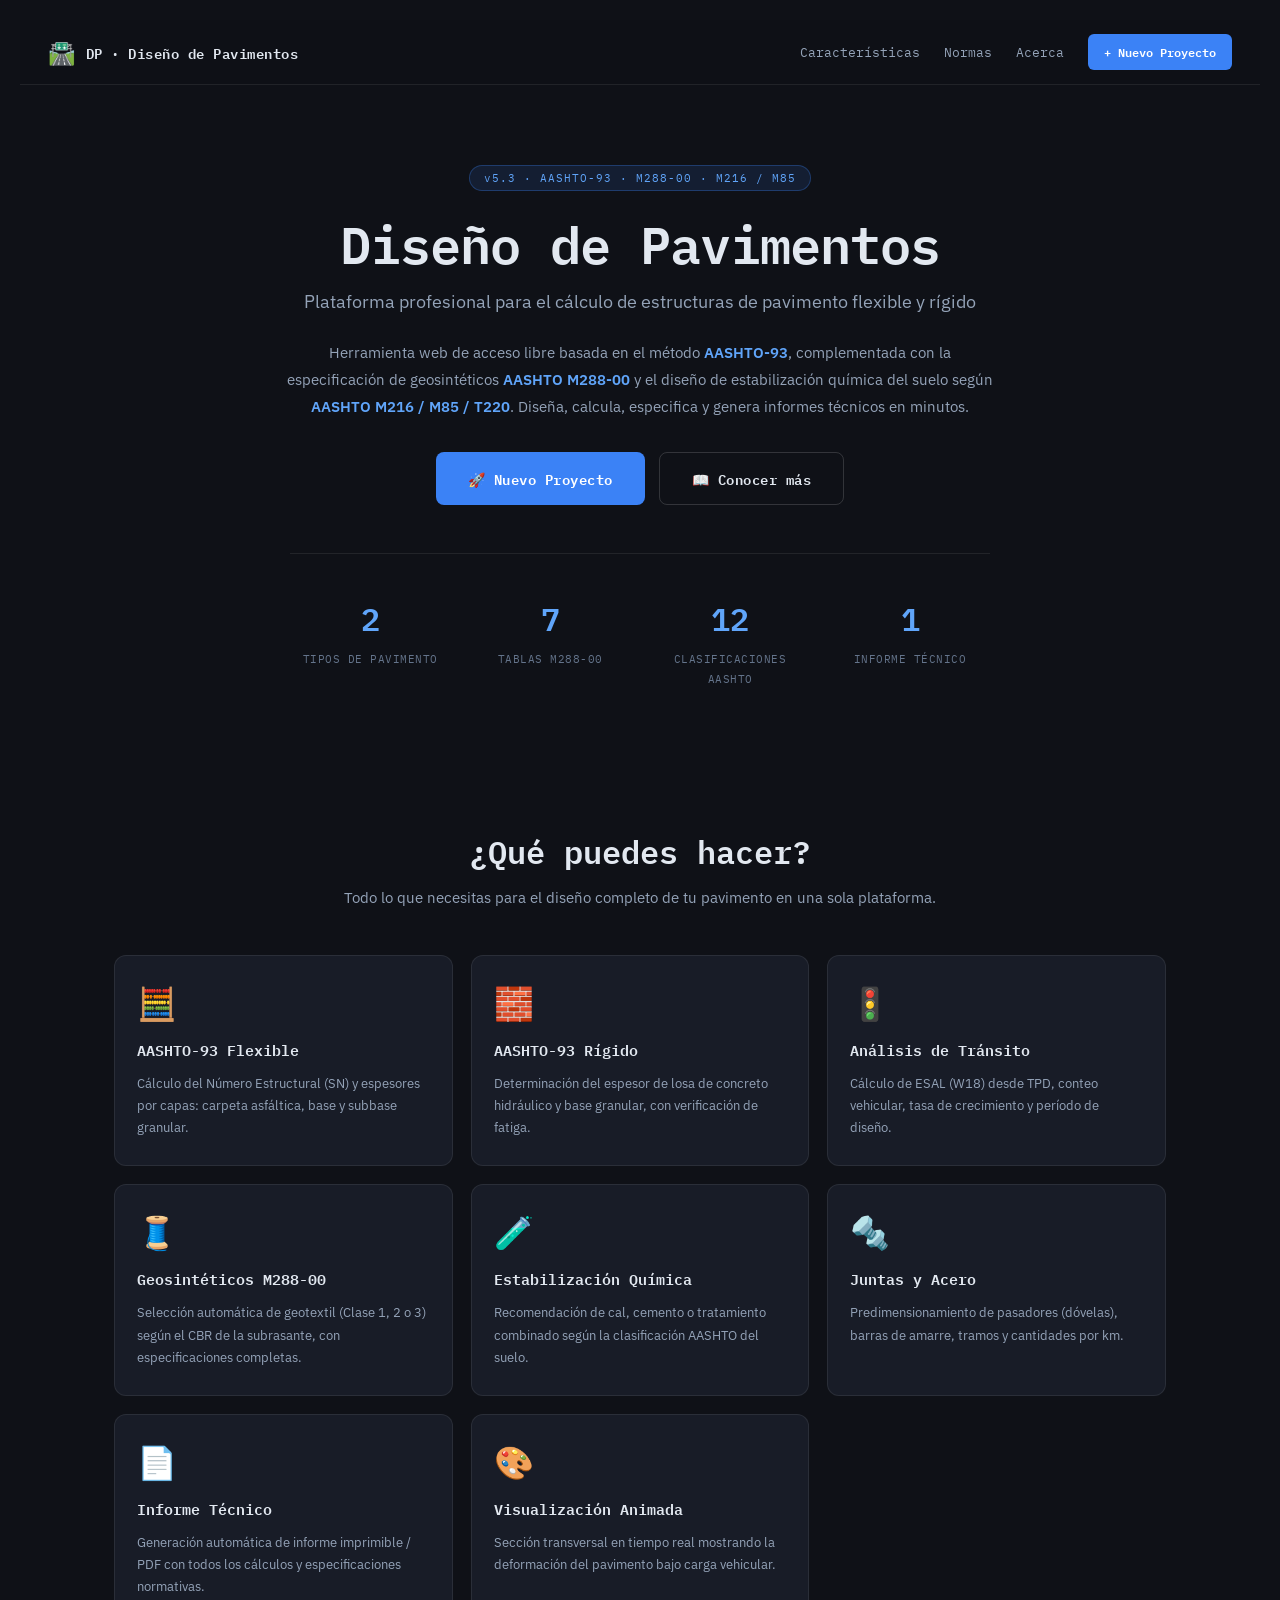
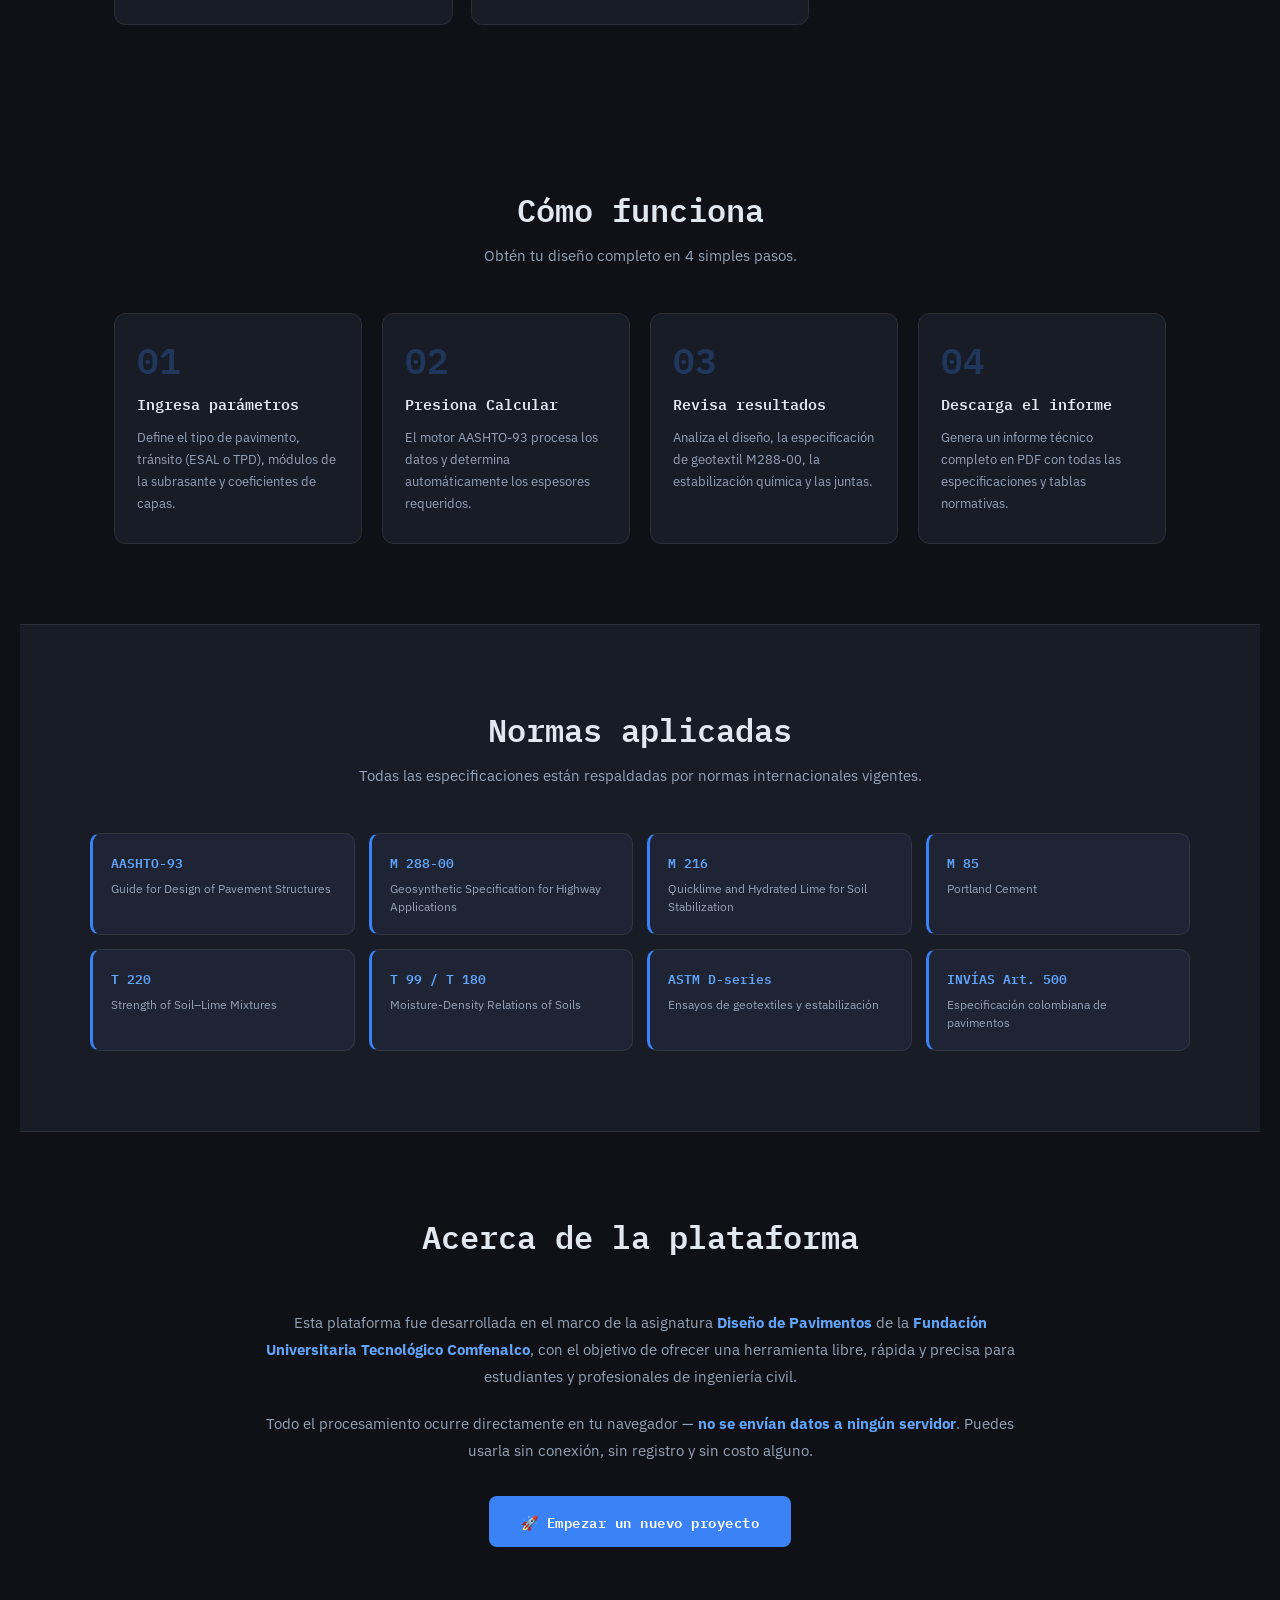
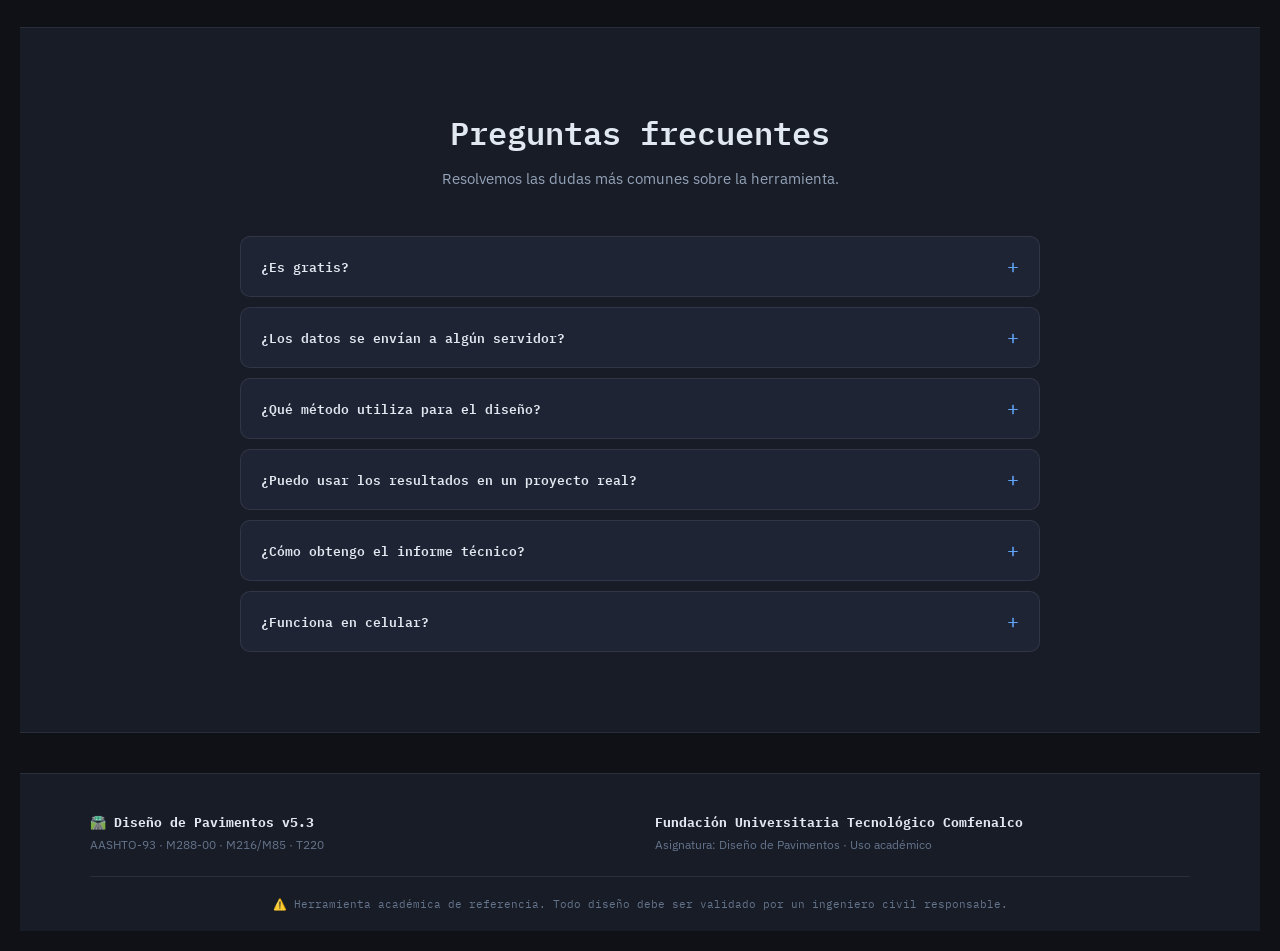
<file: index.html>
<!DOCTYPE html>
<html lang="es">
<head>
<meta charset="UTF-8">
<meta name="viewport" content="width=device-width, initial-scale=1.0">
<title>Diseño de Pavimentos AASHTO-93 · M288-00 · Estabilización Química</title>
<meta name="description" content="Plataforma online gratuita para el diseño de pavimentos flexibles y rígidos por el método AASHTO-93, con especificación de geosintéticos AASHTO M288-00 y estabilización química de suelos.">
<meta name="author" content="Fundación Universitaria Tecnológico Comfenalco">
<meta name="keywords" content="AASHTO-93, pavimento flexible, pavimento rígido, ESAL, M288-00, geotextil, estabilización química, cal, cemento, juntas, dóvelas, amarres, ingeniería civil">
<meta property="og:title" content="Diseño de Pavimentos AASHTO-93 — Plataforma Online">
<meta property="og:description" content="Calcula pavimentos flexibles y rígidos con AASHTO-93, geotextiles M288-00 y estabilización química.">
<meta property="og:type" content="website">
<link rel="icon" href="data:image/svg+xml,<svg xmlns=%22http://www.w3.org/2000/svg%22 viewBox=%220 0 100 100%22><text y=%22.9em%22 font-size=%2290%22>🛣️</text></svg>">
<link rel="stylesheet" href="estilos.css">
</head>
<body>

<!-- ================= LANDING ================= -->
<div id="landing">

  <nav class="nav">
    <a href="#" class="nav-logo" onclick="volverHome();return false;">
      <span class="logo-icon">🛣️</span>
      <span class="logo-text">DP · Diseño de Pavimentos</span>
    </a>
    <div class="nav-links">
      <a href="#features">Características</a>
      <a href="#normas">Normas</a>
      <a href="#acerca">Acerca</a>
      <button class="nav-cta" onclick="nuevoProyecto()">+ Nuevo Proyecto</button>
    </div>
  </nav>

  <section class="hero">
    <div class="hero-badge">v5.3 · AASHTO-93 · M288-00 · M216 / M85</div>
    <h1>Diseño de Pavimentos</h1>
    <h2>Plataforma profesional para el cálculo de estructuras de pavimento flexible y rígido</h2>
    <p>
      Herramienta web de acceso libre basada en el método <strong>AASHTO-93</strong>, complementada con la
      especificación de geosintéticos <strong>AASHTO M288-00</strong> y el diseño de estabilización
      química del suelo según <strong>AASHTO M216 / M85 / T220</strong>. Diseña, calcula, especifica y
      genera informes técnicos en minutos.
    </p>
    <div class="hero-buttons">
      <button class="btn-primary" onclick="nuevoProyecto()">🚀 Nuevo Proyecto</button>
      <a href="#features" class="btn-secondary">📖 Conocer más</a>
    </div>
    <div class="hero-stats">
      <div><strong>2</strong><span>Tipos de pavimento</span></div>
      <div><strong>7</strong><span>Tablas M288-00</span></div>
      <div><strong>12</strong><span>Clasificaciones AASHTO</span></div>
      <div><strong>1</strong><span>Informe técnico</span></div>
    </div>
  </section>

  <section id="features" class="section">
    <div class="section-header">
      <h2>¿Qué puedes hacer?</h2>
      <p>Todo lo que necesitas para el diseño completo de tu pavimento en una sola plataforma.</p>
    </div>
    <div class="features-grid">
      <div class="feature-card">
        <div class="feature-icon">🧮</div>
        <h3>AASHTO-93 Flexible</h3>
        <p>Cálculo del Número Estructural (SN) y espesores por capas: carpeta asfáltica, base y subbase granular.</p>
      </div>
      <div class="feature-card">
        <div class="feature-icon">🧱</div>
        <h3>AASHTO-93 Rígido</h3>
        <p>Determinación del espesor de losa de concreto hidráulico y base granular, con verificación de fatiga.</p>
      </div>
      <div class="feature-card">
        <div class="feature-icon">🚦</div>
        <h3>Análisis de Tránsito</h3>
        <p>Cálculo de ESAL (W18) desde TPD, conteo vehicular, tasa de crecimiento y período de diseño.</p>
      </div>
      <div class="feature-card">
        <div class="feature-icon">🧵</div>
        <h3>Geosintéticos M288-00</h3>
        <p>Selección automática de geotextil (Clase 1, 2 o 3) según el CBR de la subrasante, con especificaciones completas.</p>
      </div>
      <div class="feature-card">
        <div class="feature-icon">🧪</div>
        <h3>Estabilización Química</h3>
        <p>Recomendación de cal, cemento o tratamiento combinado según la clasificación AASHTO del suelo.</p>
      </div>
      <div class="feature-card">
        <div class="feature-icon">🔩</div>
        <h3>Juntas y Acero</h3>
        <p>Predimensionamiento de pasadores (dóvelas), barras de amarre, tramos y cantidades por km.</p>
      </div>
      <div class="feature-card">
        <div class="feature-icon">📄</div>
        <h3>Informe Técnico</h3>
        <p>Generación automática de informe imprimible / PDF con todos los cálculos y especificaciones normativas.</p>
      </div>
      <div class="feature-card">
        <div class="feature-icon">🎨</div>
        <h3>Visualización Animada</h3>
        <p>Sección transversal en tiempo real mostrando la deformación del pavimento bajo carga vehicular.</p>
      </div>
    </div>
  </section>
    <section id="como-funciona" class="section">
    <div class="section-header">
      <h2>Cómo funciona</h2>
      <p>Obtén tu diseño completo en 4 simples pasos.</p>
    </div>
    <div class="steps-grid">
      <div class="step-card">
        <div class="step-num">01</div>
        <h3>Ingresa parámetros</h3>
        <p>Define el tipo de pavimento, tránsito (ESAL o TPD), módulos de la subrasante y coeficientes de capas.</p>
      </div>
      <div class="step-card">
        <div class="step-num">02</div>
        <h3>Presiona Calcular</h3>
        <p>El motor AASHTO-93 procesa los datos y determina automáticamente los espesores requeridos.</p>
      </div>
      <div class="step-card">
        <div class="step-num">03</div>
        <h3>Revisa resultados</h3>
        <p>Analiza el diseño, la especificación de geotextil M288-00, la estabilización química y las juntas.</p>
      </div>
      <div class="step-card">
        <div class="step-num">04</div>
        <h3>Descarga el informe</h3>
        <p>Genera un informe técnico completo en PDF con todas las especificaciones y tablas normativas.</p>
      </div>
    </div>
  </section>

  <section id="normas" class="section section-alt">
    <div class="section-header">
      <h2>Normas aplicadas</h2>
      <p>Todas las especificaciones están respaldadas por normas internacionales vigentes.</p>
    </div>
    <div class="normas-grid">
      <div class="norma-card"><div class="norma-code">AASHTO-93</div><div class="norma-desc">Guide for Design of Pavement Structures</div></div>
      <div class="norma-card"><div class="norma-code">M 288-00</div><div class="norma-desc">Geosynthetic Specification for Highway Applications</div></div>
      <div class="norma-card"><div class="norma-code">M 216</div><div class="norma-desc">Quicklime and Hydrated Lime for Soil Stabilization</div></div>
      <div class="norma-card"><div class="norma-code">M 85</div><div class="norma-desc">Portland Cement</div></div>
      <div class="norma-card"><div class="norma-code">T 220</div><div class="norma-desc">Strength of Soil–Lime Mixtures</div></div>
      <div class="norma-card"><div class="norma-code">T 99 / T 180</div><div class="norma-desc">Moisture-Density Relations of Soils</div></div>
      <div class="norma-card"><div class="norma-code">ASTM D-series</div><div class="norma-desc">Ensayos de geotextiles y estabilización</div></div>
      <div class="norma-card"><div class="norma-code">INVÍAS Art. 500</div><div class="norma-desc">Especificación colombiana de pavimentos</div></div>
    </div>
  </section>

  <section id="acerca" class="section">
    <div class="section-header">
      <h2>Acerca de la plataforma</h2>
    </div>
    <div class="about-content">
      <p>
        Esta plataforma fue desarrollada en el marco de la asignatura <strong>Diseño de Pavimentos</strong>
        de la <strong>Fundación Universitaria Tecnológico Comfenalco</strong>, con el objetivo de
        ofrecer una herramienta libre, rápida y precisa para estudiantes y profesionales de ingeniería civil.
      </p>
      <p>
        Todo el procesamiento ocurre directamente en tu navegador — <strong>no se envían datos a ningún servidor</strong>.
        Puedes usarla sin conexión, sin registro y sin costo alguno.
      </p>
      <div class="about-actions">
        <button class="btn-primary" onclick="nuevoProyecto()">🚀 Empezar un nuevo proyecto</button>
      </div>
    </div>
  </section>
    <section class="section section-alt">
    <div class="section-header">
      <h2>Preguntas frecuentes</h2>
      <p>Resolvemos las dudas más comunes sobre la herramienta.</p>
    </div>
    <div class="faq-grid">
      <details class="faq-item">
        <summary>¿Es gratis?</summary>
        <p>Sí. La plataforma es de acceso libre y gratuito. No requiere registro, no tiene publicidad y no almacena datos personales.</p>
      </details>
      <details class="faq-item">
        <summary>¿Los datos se envían a algún servidor?</summary>
        <p>No. Todo el procesamiento se realiza directamente en tu navegador. Tus datos nunca salen de tu computadora.</p>
      </details>
      <details class="faq-item">
        <summary>¿Qué método utiliza para el diseño?</summary>
        <p>El método AASHTO-93 (Guide for Design of Pavement Structures, 1993) para pavimentos flexibles y rígidos, complementado con AASHTO M288-00, M216 y M85.</p>
      </details>
      <details class="faq-item">
        <summary>¿Puedo usar los resultados en un proyecto real?</summary>
        <p>La herramienta es de referencia académica. Todo diseño debe ser verificado y validado por un ingeniero civil responsable antes de su aplicación en obra.</p>
      </details>
      <details class="faq-item">
        <summary>¿Cómo obtengo el informe técnico?</summary>
        <p>Después de calcular, pulsa el botón <strong>📄 Informe Técnico</strong>. Se abre en una nueva pestaña y puedes imprimirlo o guardarlo como PDF.</p>
      </details>
      <details class="faq-item">
        <summary>¿Funciona en celular?</summary>
        <p>Sí, la plataforma es completamente responsive y funciona en computadoras, tablets y smartphones modernos.</p>
      </details>
    </div>
  </section>

  <footer class="footer">
    <div class="footer-content">
      <div>
        <strong>🛣️ Diseño de Pavimentos v5.3</strong>
        <p>AASHTO-93 · M288-00 · M216/M85 · T220</p>
      </div>
      <div>
        <strong>Fundación Universitaria Tecnológico Comfenalco</strong>
        <p>Asignatura: Diseño de Pavimentos · Uso académico</p>
      </div>
    </div>
    <div class="footer-bottom">
      ⚠️ Herramienta académica de referencia. Todo diseño debe ser validado por un ingeniero civil responsable.
    </div>
  </footer>

</div>

<!-- ================= CALCULADORA ================= -->
<div id="calculadora" style="display:none;">

  <div class="calc-topbar">
    <button class="calc-back" onclick="volverHome()">← Inicio</button>
    <div class="calc-title">🧮 Diseño de Pavimento — AASHTO-93</div>
    <button class="calc-new" onclick="nuevoProyecto()">+ Nuevo</button>
  </div>

  <div id="app" style="display:block;">
    <div class="app-header">
      <div>
        <div class="app-title">AASHTO-93 — DISEÑO DE PAVIMENTO</div>
        <div class="app-subtitle">Flexible &amp; Rígido · M288-00 · Estabilización Química · v5.3</div>
      </div>
      <div class="tipo-badge" id="hdr-tipo">FLEXIBLE</div>
    </div>

    <div id="cv-wrap">
      <canvas id="cv" width="900" height="260"></canvas>
    </div>

    <div class="menu-bar">
      <button class="mbtn active" id="btn-flex" onclick="setTipo('flexible')">Flexible</button>
      <button class="mbtn" id="btn-rig" onclick="setTipo('rigido')">Rígido</button>
      <button class="mbtn" onclick="togglePanel('params-panel')">⚙ Parámetros</button>
      <button class="mbtn calc" onclick="calcular()">▶ Calcular</button>
      <button class="mbtn" onclick="togglePanel('results-panel')">≡ Resultados</button>
      <button class="mbtn" onclick="togglePanel('juntas-panel')">🔩 Juntas y Acero</button>
      <button class="mbtn" onclick="togglePanel('m288-panel')">🧵 Geotextiles M288</button>
      <button class="mbtn" onclick="togglePanel('quimica-panel')">🧪 Estabilización Química</button>
      <button class="mbtn informe" onclick="generarInforme()">📄 Informe Técnico</button>
      <button class="mbtn" onclick="ejemploFlex()">Ejemplo flex.</button>
      <button class="mbtn" onclick="ejemploRig()">Ejemplo ríg.</button>
    </div>

    <div class="status-bar"><span id="status-txt">AASHTO-93 v5.3 · M288-00 · Seleccione tipo y presione Calcular</span></div>

    <div class="panel" id="params-panel">
      <h3 id="params-title">Parámetros – flexible</h3>
      <div class="param-group">
        <div class="group-title">Método de tránsito</div>
        <div class="transito-method">
          <button class="mbtn active" id="metodo-esal" onclick="setMetodo('esal')">ESAL (W18)</button>
          <button class="mbtn" id="metodo-transito" onclick="setMetodo('transito')">Tránsito (TPD → ESAL)</button>
        </div>
      </div>
      <div id="params-grid"></div>
      <div id="transito-params" style="display:none;" class="param-group">
        <div class="group-title">Parámetros de tránsito y conteo vehicular</div>
        <div class="param-grid" id="transito-grid"></div>
        <div style="margin-top:12px;">
          <div class="group-title" style="margin-bottom:4px;">Conteo vehicular comercial (TPD)</div>
          <div class="vehiculos-grid" id="vehiculos-grid"></div>
          <div style="margin-top:8px;font-size:10px;color:var(--text3);font-family:var(--mono);">
            <span id="total-vehiculos">Total vehículos comerciales: 0</span>
          </div>
        </div>
      </div>
      <div class="formula-box" id="formula-box"></div>
    </div>

    <div class="panel" id="results-panel">
      <h3 id="res-title">Resultados del diseño</h3>
      <div class="res-grid" id="res-grid"></div>
      <table class="capas-table" id="capas-table"></table>
      <div id="sugerencia-resultado" style="margin-top:16px;"></div>
    </div>

    <div class="panel" id="juntas-panel">
      <h3>Juntas, Pasadores (Dóvelas) y Barras de Amarre — Pavimento Rígido</h3>
      <div class="jn-actions"><button class="mbtn" onclick="descargarJuntasPNG()">⬇ Descargar imagen (PNG)</button></div>
      <canvas id="jn-cv" width="2000" height="1432"></canvas>
      <div id="jn-content" style="margin-top:14px;"></div>
    </div>

    <div class="panel" id="m288-panel">
      <h3>Especificación de Geosintéticos — AASHTO M288-00</h3>
      <div id="m288-content"></div>
    </div>

    <div class="panel" id="quimica-panel">
      <h3>Estabilización Química del Suelo — AASHTO M216 / M85 / T220</h3>
      <div id="quimica-content"></div>
    </div>

    <div class="app-footer">
      AASHTO Guide for Design of Pavement Structures (1993) · AASHTO M288-00 · AASHTO M216 · AASHTO M85 · ASTM D-series · Solo uso académico
    </div>
  </div>

</div>

<script src="app.js"></script>
</body>
</html>
</file>
<file: estilos.css>
@import url('https://fonts.googleapis.com/css2?family=IBM+Plex+Mono:wght@400;600&family=IBM+Plex+Sans:wght@400;500;600;700&display=swap');

:root{
  --bg:#0f1117; --bg2:#181c27; --bg3:#1f2435;
  --border:rgba(255,255,255,0.08); --border2:rgba(255,255,255,0.15);
  --accent:#3b82f6; --accent2:#60a5fa; --green:#22c55e; --amber:#f59e0b;
  --red:#ef4444; --purple:#a855f7;
  --text:#e2e8f0; --text2:#94a3b8; --text3:#64748b;
  --mono:'IBM Plex Mono',monospace; --sans:'IBM Plex Sans',sans-serif;
}
*{box-sizing:border-box;margin:0;padding:0}
body{font-family:var(--sans);background:var(--bg);color:var(--text);min-height:100vh;padding:20px}
#app{max-width:1100px;margin:0 auto}

#lock-screen,#portada{position:fixed;top:0;left:0;width:100%;height:100%;background:var(--bg);display:flex;align-items:center;justify-content:center;z-index:2000;transition:opacity .8s ease,visibility .8s ease}
#portada{z-index:1000}
#lock-screen.hidden,#portada.hidden{opacity:0;visibility:hidden;pointer-events:none}
.lock-box,.portada-box{max-width:560px;text-align:center;padding:40px 30px;border:1px solid var(--border2);border-radius:16px;background:var(--bg2);box-shadow:0 20px 60px rgba(0,0,0,0.6)}
.lock-box .icon{font-size:48px;margin-bottom:12px}
.lock-box h2{font-family:var(--mono);font-size:20px;font-weight:600;margin-bottom:6px}
.lock-box .sub{font-family:var(--mono);font-size:12px;color:var(--text3);margin-bottom:20px}
.lock-input{width:100%;padding:12px 16px;background:var(--bg3);border:1px solid var(--border2);color:var(--text);font-family:var(--mono);font-size:16px;border-radius:8px;outline:none;text-align:center;letter-spacing:4px;margin-bottom:12px}
.lock-input:focus{border-color:var(--accent)}
.lock-msg{font-family:var(--mono);font-size:11px;color:var(--red);min-height:20px;margin-bottom:12px}
.lock-msg.ok{color:var(--green)}
.btn-unlock,.btn-entrar{font-family:var(--mono);font-size:14px;font-weight:600;padding:12px 40px;background:var(--accent);color:#fff;border:none;border-radius:8px;cursor:pointer;transition:background .3s;width:100%}
.btn-unlock:hover,.btn-entrar:hover{background:var(--accent2)}
.hint{font-family:var(--mono);font-size:10px;color:var(--text3);margin-top:12px}
.hint span{color:var(--accent2);cursor:pointer}
.hint span:hover{text-decoration:underline}
.portada-box .logo{font-family:var(--mono);font-size:14px;color:var(--accent2);letter-spacing:2px;margin-bottom:8px}
.portada-box h1{font-family:var(--mono);font-size:26px;font-weight:600;margin-bottom:6px}
.portada-box .sub{font-family:var(--mono);font-size:13px;color:var(--text3);margin-bottom:24px}
.portada-box .vers{font-family:var(--mono);font-size:11px;color:var(--text3);background:var(--bg3);padding:4px 12px;border-radius:4px;display:inline-block;margin-bottom:20px}
.portada-box .desc{font-size:13px;color:var(--text2);line-height:1.7;margin-bottom:24px;text-align:left;padding:0 10px}
.portada-box .desc strong{color:var(--accent2)}

.app-header{display:flex;align-items:center;justify-content:space-between;padding:14px 20px;background:var(--bg2);border:1px solid var(--border);border-radius:12px 12px 0 0;border-bottom:none}
.app-title{font-family:var(--mono);font-size:13px;font-weight:600;color:var(--accent2);letter-spacing:.5px}
.app-subtitle{font-size:11px;color:var(--text3);font-family:var(--mono)}
.tipo-badge{font-family:var(--mono);font-size:11px;font-weight:600;padding:4px 10px;border-radius:4px;background:rgba(59,130,246,0.15);color:var(--accent2);border:1px solid rgba(59,130,246,0.3);letter-spacing:1px}

#cv-wrap{background:#1a2a3a;border-left:1px solid var(--border);border-right:1px solid var(--border);overflow:hidden}
#cv{display:block;width:100%;height:auto}

.menu-bar{display:flex;flex-wrap:wrap;gap:6px;padding:10px 14px;background:var(--bg2);border:1px solid var(--border);border-top:none;border-bottom:none}
.mbtn{font-family:var(--mono);font-size:10px;font-weight:600;padding:6px 12px;border:1px solid var(--border2);background:var(--bg3);color:var(--text2);border-radius:6px;cursor:pointer;transition:all .15s;letter-spacing:.3px}
.mbtn:hover{background:rgba(59,130,246,0.12);color:var(--accent2);border-color:rgba(59,130,246,0.4)}
.mbtn.active{background:rgba(59,130,246,0.2);color:var(--accent2);border-color:var(--accent)}
.mbtn.calc{background:rgba(34,197,94,0.12);color:var(--green);border-color:rgba(34,197,94,0.4)}
.mbtn.calc:hover{background:rgba(34,197,94,0.22)}
.mbtn.informe{background:rgba(168,85,247,0.12);color:#c084fc;border-color:rgba(168,85,247,0.4)}
.mbtn.informe:hover{background:rgba(168,85,247,0.22)}

.status-bar{padding:6px 16px;background:var(--bg2);border:1px solid var(--border);border-top:1px solid var(--border);border-bottom:none;font-family:var(--mono);font-size:11px;color:var(--text3)}
.status-bar .ok{color:var(--green)} .status-bar .err{color:var(--red)} .status-bar .info{color:var(--accent2)}

.panel{background:var(--bg2);border:1px solid var(--border);border-top:none;padding:18px 20px;display:none}
.panel:last-child{border-radius:0 0 12px 12px}
.panel h3{font-family:var(--mono);font-size:11px;font-weight:600;color:var(--text3);text-transform:uppercase;letter-spacing:1px;margin-bottom:14px}

.param-grid{display:grid;grid-template-columns:repeat(auto-fill,minmax(190px,1fr));gap:10px}
.param-row{display:flex;flex-direction:column;gap:4px}
.param-row label{font-size:10px;color:var(--text3);font-family:var(--mono)}
.param-row input,.param-row select{background:var(--bg3);border:1px solid var(--border2);color:var(--text);font-family:var(--mono);font-size:12px;padding:6px 8px;border-radius:6px;outline:none;transition:border-color .15s}
.param-row input:focus,.param-row select:focus{border-color:var(--accent)}

.res-grid{display:grid;grid-template-columns:repeat(auto-fill,minmax(140px,1fr));gap:10px;margin-bottom:20px}
.res-card{background:var(--bg3);border:1px solid var(--border);border-radius:8px;padding:10px 12px}
.res-card .lbl{font-family:var(--mono);font-size:9px;color:var(--text3);margin-bottom:4px}
.res-card .val{font-family:var(--mono);font-size:17px;font-weight:600;color:var(--text)}
.res-card .val.highlight{color:var(--green)}
.res-card .sub{font-size:10px;color:var(--text3);font-family:var(--mono);margin-top:2px}

.capas-table{width:100%;border-collapse:collapse;font-size:11px;font-family:var(--mono)}
.capas-table th{text-align:left;padding:6px 10px;background:var(--bg3);font-size:9px;color:var(--text3);font-weight:600;text-transform:uppercase;letter-spacing:.5px;border-bottom:1px solid var(--border)}
.capas-table td{padding:8px 10px;border-bottom:1px solid var(--border)}
.capas-table tr:last-child td{border-bottom:none}
.swatch{display:inline-block;width:10px;height:10px;border-radius:2px;margin-right:6px;vertical-align:middle}
.val-mm{color:var(--accent2);font-weight:600} .val-in{color:var(--text3)}

.formula-box{margin-top:16px;padding:14px 16px;background:var(--bg3);border:1px solid var(--border);border-radius:8px;border-left:3px solid var(--accent)}
.formula-box h4{font-family:var(--mono);font-size:11px;color:var(--accent2);margin-bottom:6px}
.formula-box p{font-family:var(--mono);font-size:10px;color:var(--text3);line-height:1.7}

.app-footer{background:var(--bg2);border:1px solid var(--border);border-top:1px solid var(--border);border-radius:0 0 12px 12px;padding:8px 16px;font-family:var(--mono);font-size:9px;color:var(--text3);text-align:right}
.panel + .panel{border-top:1px solid var(--border)}

.transito-method{display:flex;gap:12px;margin-bottom:12px;flex-wrap:wrap}
.param-group{border:1px solid var(--border);border-radius:8px;padding:12px 14px;margin-bottom:10px;background:var(--bg3)}
.param-group .group-title{font-family:var(--mono);font-size:10px;color:var(--text3);margin-bottom:8px;font-weight:600;text-transform:uppercase;letter-spacing:.5px}
.param-group .param-grid{grid-template-columns:repeat(auto-fill,minmax(160px,1fr))}

.vehiculos-grid{display:grid;grid-template-columns:repeat(auto-fill,minmax(120px,1fr));gap:6px;margin-top:6px}
.vehiculos-grid .param-row input{font-size:11px;padding:4px 6px}
.vehiculos-grid .param-row label{font-size:9px}

.m288-card{background:var(--bg3);border:1px solid var(--border);border-radius:10px;padding:16px 18px;border-left:4px solid var(--accent);margin-bottom:14px}
.m288-card .m288-head{display:flex;justify-content:space-between;align-items:flex-start;gap:12px;flex-wrap:wrap;margin-bottom:10px}
.m288-card .m288-title{font-family:var(--mono);font-size:12px;font-weight:600;color:var(--text);letter-spacing:.4px}
.m288-card .m288-badge{font-family:var(--mono);font-size:10px;font-weight:600;padding:3px 9px;border-radius:4px;background:rgba(59,130,246,0.15);color:var(--accent2);border:1px solid rgba(59,130,246,0.3);letter-spacing:.5px}
.m288-card .m288-sub{font-size:11px;color:var(--text2);line-height:1.6;margin-bottom:10px}
.m288-table{width:100%;border-collapse:collapse;font-size:11px;font-family:var(--mono);margin-top:6px}
.m288-table th{background:rgba(59,130,246,0.08);padding:7px 10px;text-align:left;font-size:9px;text-transform:uppercase;letter-spacing:.4px;color:var(--accent2);font-weight:600;border-bottom:1px solid var(--border)}
.m288-table td{padding:7px 10px;border-bottom:1px solid var(--border);color:var(--text)}
.m288-table tr:last-child td{border-bottom:none}
.m288-table td.prop{color:var(--text2);font-size:10px}
.m288-table td.val{color:var(--green);font-weight:600}
.m288-table td.metodo{color:var(--text3);font-size:10px}
.m288-notas{font-size:10px;color:var(--text3);line-height:1.7;margin-top:10px;padding-top:10px;border-top:1px dashed var(--border)}
.m288-notas strong{color:var(--text2)}
.m288-grid-info{display:grid;grid-template-columns:repeat(auto-fill,minmax(160px,1fr));gap:8px;margin-bottom:10px}
.m288-info-box{background:rgba(255,255,255,0.02);border:1px solid var(--border);border-radius:6px;padding:8px 10px}
.m288-info-box .k{font-family:var(--mono);font-size:9px;color:var(--text3);text-transform:uppercase;letter-spacing:.4px;margin-bottom:3px}
.m288-info-box .v{font-family:var(--mono);font-size:13px;font-weight:600;color:var(--text)}
.m288-info-box .v.hl{color:var(--green)}

.tabs-m288{display:flex;gap:4px;margin-bottom:12px;flex-wrap:wrap}
.tab-m288{font-family:var(--mono);font-size:10px;font-weight:600;padding:5px 10px;border:1px solid var(--border2);background:var(--bg3);color:var(--text2);border-radius:5px;cursor:pointer;letter-spacing:.3px}
.tab-m288.active{background:rgba(59,130,246,0.2);color:var(--accent2);border-color:var(--accent)}
#jn-cv{display:block;width:100%;height:auto;border:1px solid var(--border);border-radius:8px;background:#0b1220}
.jn-actions{display:flex;gap:8px;margin-bottom:10px;flex-wrap:wrap}
/* ================= LANDING PAGE ================= */
#landing{min-height:100vh;background:var(--bg);color:var(--text);padding:0}

/* NAV */
.nav{position:sticky;top:0;z-index:100;display:flex;align-items:center;justify-content:space-between;padding:14px 28px;background:rgba(15,17,23,0.92);backdrop-filter:blur(12px);border-bottom:1px solid var(--border)}
.nav-logo{display:flex;align-items:center;gap:10px;text-decoration:none;color:var(--text);font-family:var(--mono);font-weight:600;font-size:14px;letter-spacing:.5px}
.nav-logo .logo-icon{font-size:22px}
.nav-links{display:flex;align-items:center;gap:24px}
.nav-links a{color:var(--text2);text-decoration:none;font-size:13px;font-family:var(--mono);transition:color .2s}
.nav-links a:hover{color:var(--accent2)}
.nav-cta{font-family:var(--mono);font-size:12px;font-weight:600;padding:8px 16px;background:var(--accent);color:#fff;border:none;border-radius:6px;cursor:pointer;transition:background .2s}
.nav-cta:hover{background:var(--accent2)}

/* HERO */
.hero{text-align:center;padding:80px 24px 60px;max-width:900px;margin:0 auto}
.hero-badge{display:inline-block;font-family:var(--mono);font-size:11px;color:var(--accent2);background:rgba(59,130,246,0.12);border:1px solid rgba(59,130,246,0.3);padding:5px 14px;border-radius:20px;letter-spacing:1px;margin-bottom:24px}
.hero h1{font-family:var(--mono);font-size:52px;font-weight:600;margin-bottom:16px;letter-spacing:-1px;line-height:1.1}
.hero h2{font-size:18px;font-weight:400;color:var(--text2);margin-bottom:24px;line-height:1.5}
.hero p{font-size:15px;color:var(--text2);line-height:1.8;max-width:720px;margin:0 auto 32px}
.hero p strong{color:var(--accent2);font-weight:600}
.hero-buttons{display:flex;gap:14px;justify-content:center;flex-wrap:wrap;margin-bottom:48px}
.btn-primary{font-family:var(--mono);font-size:14px;font-weight:600;padding:14px 32px;background:var(--accent);color:#fff;border:none;border-radius:8px;cursor:pointer;transition:all .2s;letter-spacing:.5px}
.btn-primary:hover{background:var(--accent2);transform:translateY(-2px);box-shadow:0 8px 24px rgba(59,130,246,0.35)}
.btn-secondary{font-family:var(--mono);font-size:14px;font-weight:600;padding:14px 32px;background:transparent;color:var(--text);border:1px solid var(--border2);border-radius:8px;cursor:pointer;text-decoration:none;transition:all .2s;letter-spacing:.5px;display:inline-block}
.btn-secondary:hover{border-color:var(--accent);color:var(--accent2)}
.hero-stats{display:grid;grid-template-columns:repeat(auto-fit,minmax(120px,1fr));gap:20px;max-width:700px;margin:0 auto;padding-top:40px;border-top:1px solid var(--border)}
.hero-stats>div{text-align:center}
.hero-stats strong{display:block;font-family:var(--mono);font-size:32px;font-weight:600;color:var(--accent2);margin-bottom:4px}
.hero-stats span{font-size:11px;color:var(--text3);font-family:var(--mono);text-transform:uppercase;letter-spacing:.5px}

/* SECCIONES */
.section{padding:80px 24px;max-width:1100px;margin:0 auto}
.section-alt{background:var(--bg2);max-width:none;border-top:1px solid var(--border);border-bottom:1px solid var(--border)}
.section-alt .section-header,.section-alt .normas-grid{max-width:1100px;margin-left:auto;margin-right:auto}
.section-header{text-align:center;margin-bottom:48px}
.section-header h2{font-family:var(--mono);font-size:32px;font-weight:600;margin-bottom:12px}
.section-header p{font-size:15px;color:var(--text2);max-width:640px;margin:0 auto}

/* FEATURES */
.features-grid{display:grid;grid-template-columns:repeat(auto-fill,minmax(260px,1fr));gap:18px}
.feature-card{background:var(--bg2);border:1px solid var(--border);border-radius:12px;padding:26px 22px;transition:all .25s}
.feature-card:hover{border-color:var(--accent);transform:translateY(-4px);box-shadow:0 12px 32px rgba(0,0,0,0.3)}
.feature-icon{font-size:32px;margin-bottom:14px}
.feature-card h3{font-family:var(--mono);font-size:15px;font-weight:600;margin-bottom:10px;color:var(--text)}
.feature-card p{font-size:13px;color:var(--text2);line-height:1.7}

/* NORMAS */
.normas-grid{display:grid;grid-template-columns:repeat(auto-fill,minmax(220px,1fr));gap:14px}
.norma-card{background:var(--bg3);border:1px solid var(--border);border-radius:10px;padding:18px;border-left:3px solid var(--accent)}
.norma-code{font-family:var(--mono);font-size:13px;font-weight:600;color:var(--accent2);margin-bottom:6px}
.norma-desc{font-size:12px;color:var(--text2);line-height:1.5}

/* ABOUT */
.about-content{max-width:760px;margin:0 auto;text-align:center}
.about-content p{font-size:15px;color:var(--text2);line-height:1.8;margin-bottom:20px}
.about-content strong{color:var(--accent2)}
.about-actions{margin-top:32px}

/* FOOTER */
.footer{background:var(--bg2);border-top:1px solid var(--border);padding:40px 24px 20px;margin-top:40px}
.footer-content{display:grid;grid-template-columns:1fr 1fr;gap:30px;max-width:1100px;margin:0 auto 24px}
.footer-content strong{font-family:var(--mono);font-size:13px;color:var(--text);display:block;margin-bottom:6px}
.footer-content p{font-size:12px;color:var(--text3)}
.footer-bottom{max-width:1100px;margin:0 auto;padding-top:20px;border-top:1px solid var(--border);text-align:center;font-size:11px;color:var(--text3);font-family:var(--mono)}

/* CALC TOPBAR */
#calculadora{background:var(--bg);min-height:100vh;padding:20px}
.calc-topbar{max-width:1100px;margin:0 auto 16px;display:flex;align-items:center;justify-content:space-between;padding:12px 18px;background:var(--bg2);border:1px solid var(--border);border-radius:10px}
.calc-back,.calc-new{font-family:var(--mono);font-size:12px;font-weight:600;padding:8px 16px;background:var(--bg3);color:var(--text2);border:1px solid var(--border2);border-radius:6px;cursor:pointer;transition:all .2s}
.calc-back:hover,.calc-new:hover{color:var(--accent2);border-color:var(--accent)}
.calc-title{font-family:var(--mono);font-size:13px;font-weight:600;color:var(--accent2);letter-spacing:.5px}

/* MOBILE */
@media(max-width:720px){
  .nav{padding:12px 16px}
  .nav-links a{display:none}
  .hero{padding:50px 20px 40px}
  .hero h1{font-size:34px}
  .hero h2{font-size:15px}
  .hero p{font-size:14px}
  .section{padding:60px 20px}
  .section-header h2{font-size:24px}
  .footer-content{grid-template-columns:1fr}
}
/* ================= STEPS ================= */
.steps-grid{display:grid;grid-template-columns:repeat(auto-fill,minmax(220px,1fr));gap:20px}
.step-card{position:relative;background:var(--bg2);border:1px solid var(--border);border-radius:12px;padding:28px 22px;transition:all .25s}
.step-card:hover{border-color:var(--accent);transform:translateY(-4px);box-shadow:0 12px 32px rgba(0,0,0,0.3)}
.step-num{font-family:var(--mono);font-size:36px;font-weight:600;color:rgba(59,130,246,0.25);line-height:1;margin-bottom:14px}
.step-card h3{font-family:var(--mono);font-size:15px;font-weight:600;margin-bottom:10px;color:var(--text)}
.step-card p{font-size:13px;color:var(--text2);line-height:1.7}

/* ================= FAQ ================= */
.faq-grid{max-width:800px;margin:0 auto;display:flex;flex-direction:column;gap:10px}
.faq-item{background:var(--bg3);border:1px solid var(--border);border-radius:10px;padding:0;transition:all .2s}
.faq-item:hover{border-color:var(--border2)}
.faq-item[open]{border-color:var(--accent);background:rgba(59,130,246,0.05)}
.faq-item summary{padding:16px 20px;cursor:pointer;font-family:var(--mono);font-size:13px;font-weight:600;color:var(--text);list-style:none;display:flex;align-items:center;justify-content:space-between;transition:color .2s}
.faq-item summary::-webkit-details-marker{display:none}
.faq-item summary::after{content:'+';font-size:20px;color:var(--accent2);font-weight:400;transition:transform .2s}
.faq-item[open] summary::after{transform:rotate(45deg);content:'+';color:var(--accent)}
.faq-item summary:hover{color:var(--accent2)}
.faq-item p{padding:0 20px 18px;font-size:13px;color:var(--text2);line-height:1.7;border-top:1px solid var(--border);padding-top:14px;margin-top:0}

/* ================= ANIMACIONES ================= */
@keyframes fadeUp{from{opacity:0;transform:translateY(24px)}to{opacity:1;transform:translateY(0)}}
.animate-in{animation:fadeUp .6s ease forwards;opacity:0}
</file>
